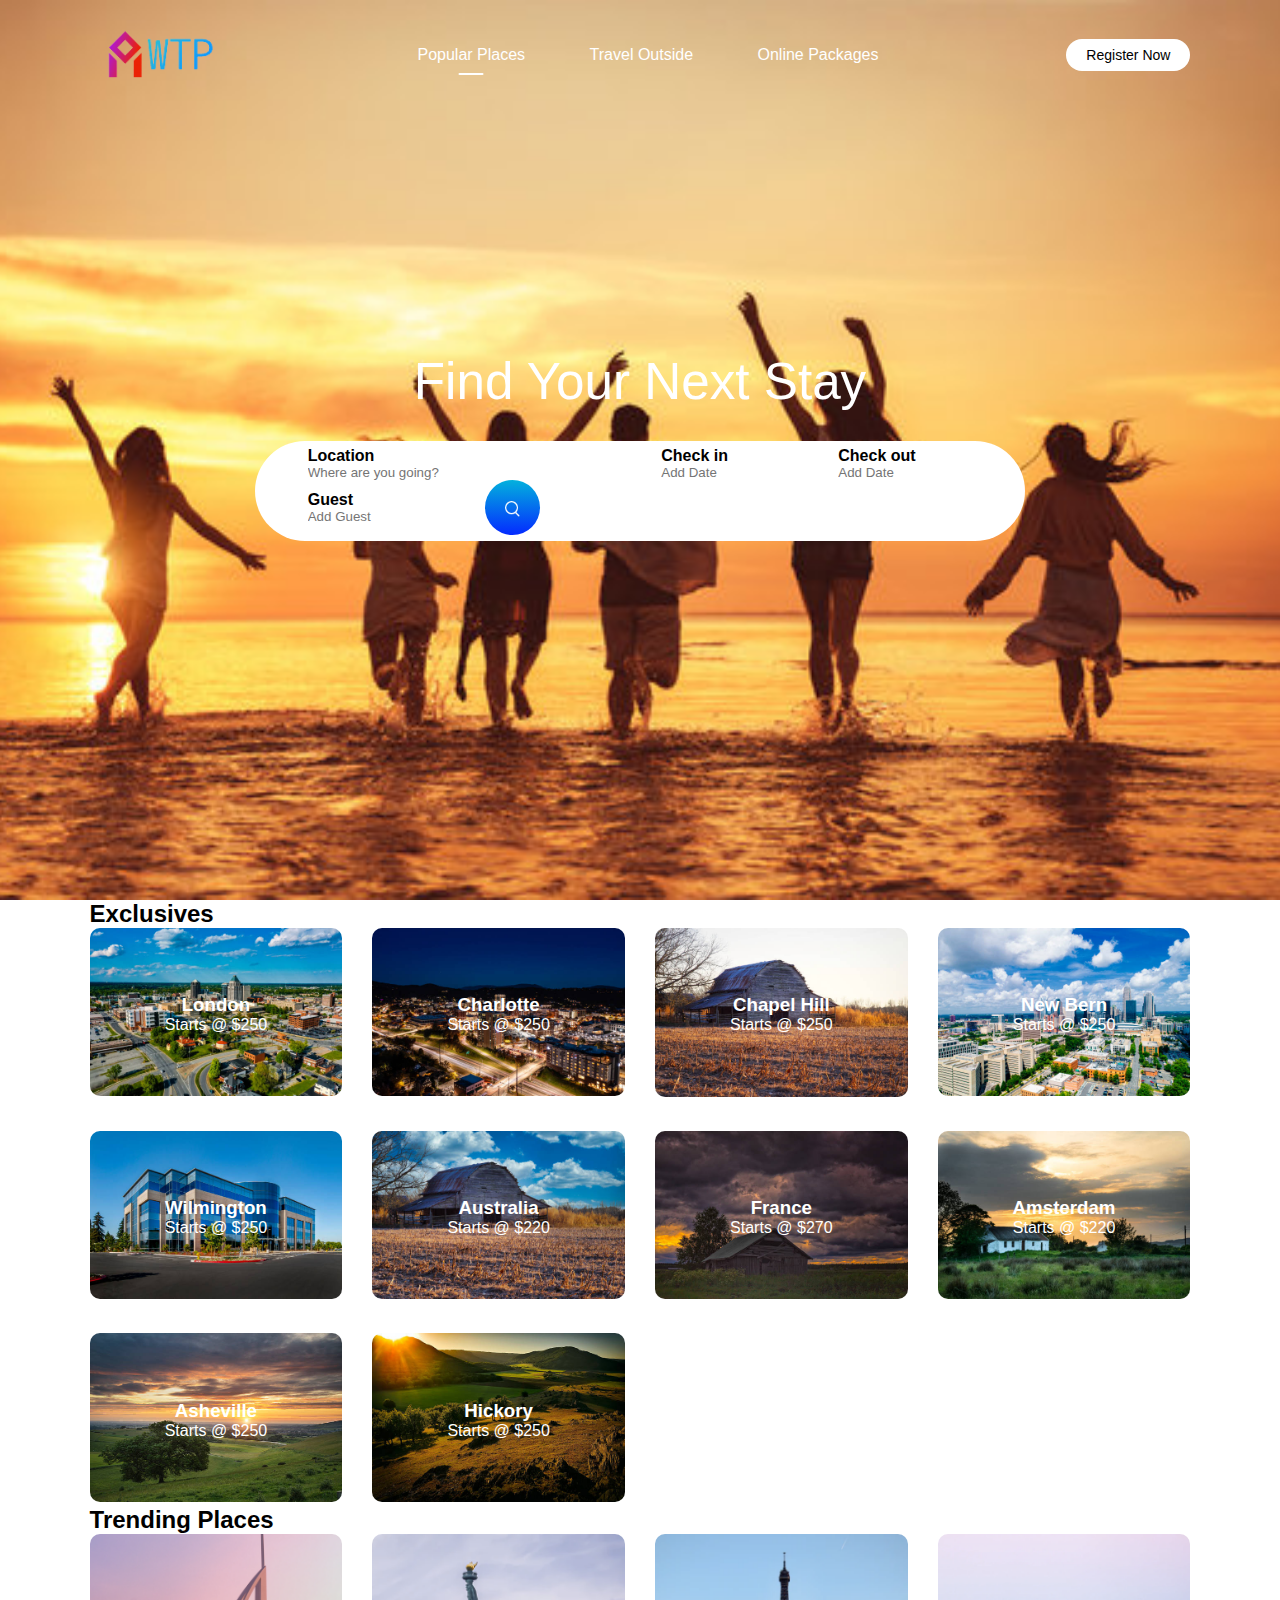
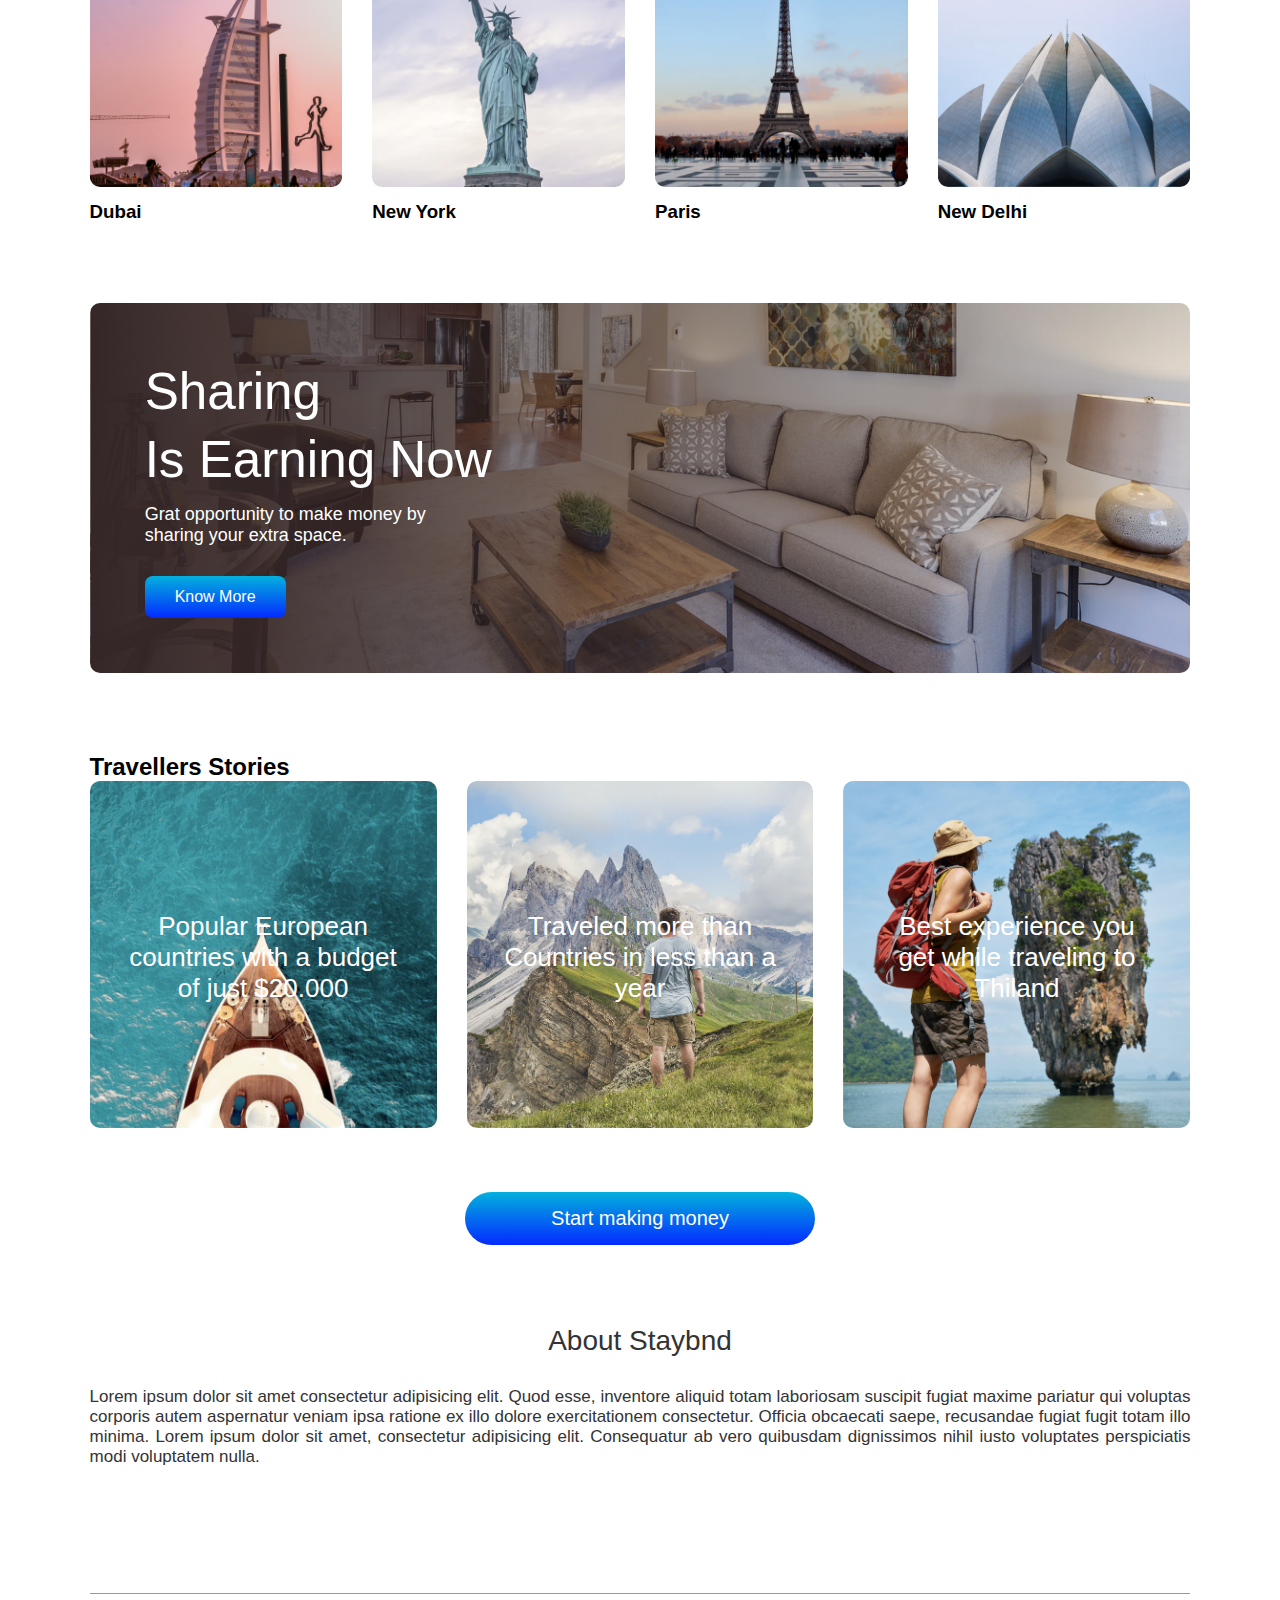
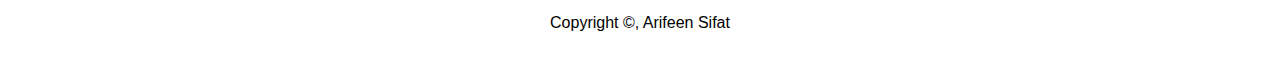
<file: index.html>
<!DOCTYPE html>
<html lang="en">
<head>
    <meta charset="UTF-8">
    <meta name="viewport" content="width=device-width, initial-scale=1.0">
    <title>WTP</title>
    <!-- font-awesome icon link  -->
    <link rel="stylesheet" href="https://cdnjs.cloudflare.com/ajax/libs/font-awesome/6.4.2/css/all.min.css" integrity="sha512-z3gLpd7yknf1YoNbCzqRKc4qyor8gaKU1qmn+CShxbuBusANI9QpRohGBreCFkKxLhei6S9CQXFEbbKuqLg0DA==" crossorigin="anonymous" referrerpolicy="no-referrer" />
    <!-- link css  -->
    <link rel="stylesheet" href="style.css">
</head>
<body>
    <!-- header section start  -->
   <div class="header">
    <!-- navbar start  -->
        <nav id="navBar">
            <a href="index.html"> <img src="images/logo.png" class="logo"></a>
            <ul class="nav-links">
                <li><a href="index.html" class="active">Popular Places</a></li>
                <li><a href="house.html">Travel Outside</a></li>
                <li><a href="listing.html">Online Packages</a></li>
            </ul>
            <a href="#" class="register-btn ">Register Now</a>
            <i class="fa-solid fa-bars" onclick="togglebtn()"></i>
        </nav>
     <!-- navbar end  -->
      <!-- search-bar section start  -->
        <div class="container">
            <h1>Find Your Next Stay</h1>
            <div class="search-bar">
                <form>
                    <div class="location-input">
                        <label>Location</label>
                        <input type="text" placeholder="Where are you going?">
                    </div>
                    <div>
                        <label>Check in</label>
                        <input type="text" placeholder="Add Date">
                    </div>
                    <div>
                        <label>Check out</label>
                        <input type="text" placeholder="Add Date">
                    </div>
                    <div>
                        <label>Guest</label>
                        <input type="text" placeholder="Add Guest">
                    </div>
                    <button type="submit"><img src="images/search.png"></button>
                </form>
            </div>
        </div>
    <!-- search-bar section end  -->
        </div>
    <!-- header section end  -->

     <!-- container section start  -->
        <div class="container">
    <!-- Exclusives section start  -->
            <h2 class="sub-title">Exclusives</h2>
            <div class="exclusives">
                <div>
                    <img src="images/image-1.png" alt="">
                   <span>
                    <h3>London</h3>
                    <p>Starts @ $250</p>
                   </span>
                </div>
                <div>
                    <img src="images/image-2.png" alt="">
                    <span>
                        <h3>Charlotte</h3>
                        <p>Starts @ $250</p>
                       </span>
                </div>
                <div>
                    <img src="images/image-3.png" alt="">
                    <span>
                        <h3>Chapel Hill</h3>
                        <p>Starts @ $250</p>
                       </span>
                </div>
                <div>
                    <img src="images/image-4.png" alt="">
                    <span>
                        <h3>New Bern</h3>
                        <p>Starts @ $250</p>
                       </span>
                </div>
                <div>
                    <img src="images/image-5.png" alt="">
                    <span>
                        <h3>Wilmington</h3>
                        <p>Starts @ $250</p>
                       </span>
                </div>
                <div>
                    <img src="images/image-6.png" alt="">
                    <span>
                        <h3>Australia</h3>
                        <p>Starts @ $220</p>
                       </span>
                </div>
                <div>
                    <img src="images/image-7.png" alt="">
                    <span>
                        <h3>France</h3>
                        <p>Starts @ $270</p>
                       </span>
                </div>
                <div>
                    <img src="images/image-8.png" alt="">
                    <span>
                        <h3>Amsterdam</h3>
                        <p>Starts @ $220</p>
                       </span>
                </div>
                <div>
                    <img src="images/image-9.png" alt="">
                    <span>
                        <h3>Asheville</h3>
                        <p>Starts @ $250</p>
                       </span>
                </div>
                <div>
                    <img src="images/image-11.png" alt="">
                    <span>
                        <h3>Hickory</h3>
                        <p>Starts @ $250</p>
                       </span>
                </div>
            </div>
    <!-- Exclusives section end  -->
    
    <!-- Trending Places section start  -->
            <h2 class="sub-title">Trending Places</h2>
            <div class="trending">
              <div>
                <img src="images/dubai.png">
                <h3>Dubai</h3>
              </div>
              <div>
                <img src="images/new-york.png">
                <h3>New York</h3>
              </div>
              <div>
                <img src="images/paris.png">
                <h3>Paris</h3>
              </div>
              <div>
                <img src="images/new-delhi.png">
                <h3>New Delhi</h3>
              </div>
            </div>
    <!-- Trending Places section end  -->  
    <!-- call to action section start -->
          <div class="cta">
            <h3>Sharing <br> Is Earning Now</h3>
            <p>Grat opportunity to make money by <br> sharing your extra space.</p>
            <a href="#" class="cta-btn">Know More</a>
          </div>
      <!-- call to action section end -->

      <!-- Travellers Stories section start  -->
      <h2 class="sub-title">Travellers Stories</h2>
      <div class="stories">
           <div>
           <img src="images/story-1.png">
           <p>Popular European countries with a budget of just $20.000</p>
           </div>
           <div>
           <img src="images/story-2.png">
           <p>Traveled more than Countries in less than a year</p>
           </div>
           <div>
           <img src="images/story-3.png">
           <p>Best experience you get while traveling to Thiland</p>
           </div>
      </div>
      <!-- Travellers Stories section end -->


      <!-- about-msg section start -->
      <a href="#" class="start-btn">Start making money</a>
      <div class="about-msg">
        <h2>About Staybnd</h2>
        <p>Lorem ipsum dolor sit amet consectetur adipisicing elit. Quod esse, inventore aliquid totam laboriosam suscipit fugiat maxime pariatur qui voluptas corporis autem aspernatur veniam ipsa ratione ex illo dolore exercitationem consectetur. Officia obcaecati saepe, recusandae fugiat fugit totam illo minima. Lorem ipsum dolor sit amet, consectetur adipisicing elit. Consequatur ab vero quibusdam dignissimos nihil iusto voluptates perspiciatis modi voluptatem nulla.</p>
      </div>
     <!-- about-msg section end -->

    <!-- footer section start  -->
     <div class="footer">
         <a href="#"><i class="fa-brands fa-facebook"></i></a>
         <a href="#"><i class="fa-brands fa-youtube"></i></a>
         <a href="#"><i class="fa-brands fa-twitter"></i></a>
         <a href="#"><i class="fa-brands fa-linkedin"></i></a>
         <a href="#"><i class="fa-brands fa-instagram"></i></a>
         <hr>
         <p>Copyright &copy;, Arifeen Sifat  </p>
     </div>
     <!-- footer section end  --> 
      
        </div>
    <!-- container section end -->    
 
  

    <!-- link java script  -->
    <script src="main.js"></script>
</body>
</html>
</file>
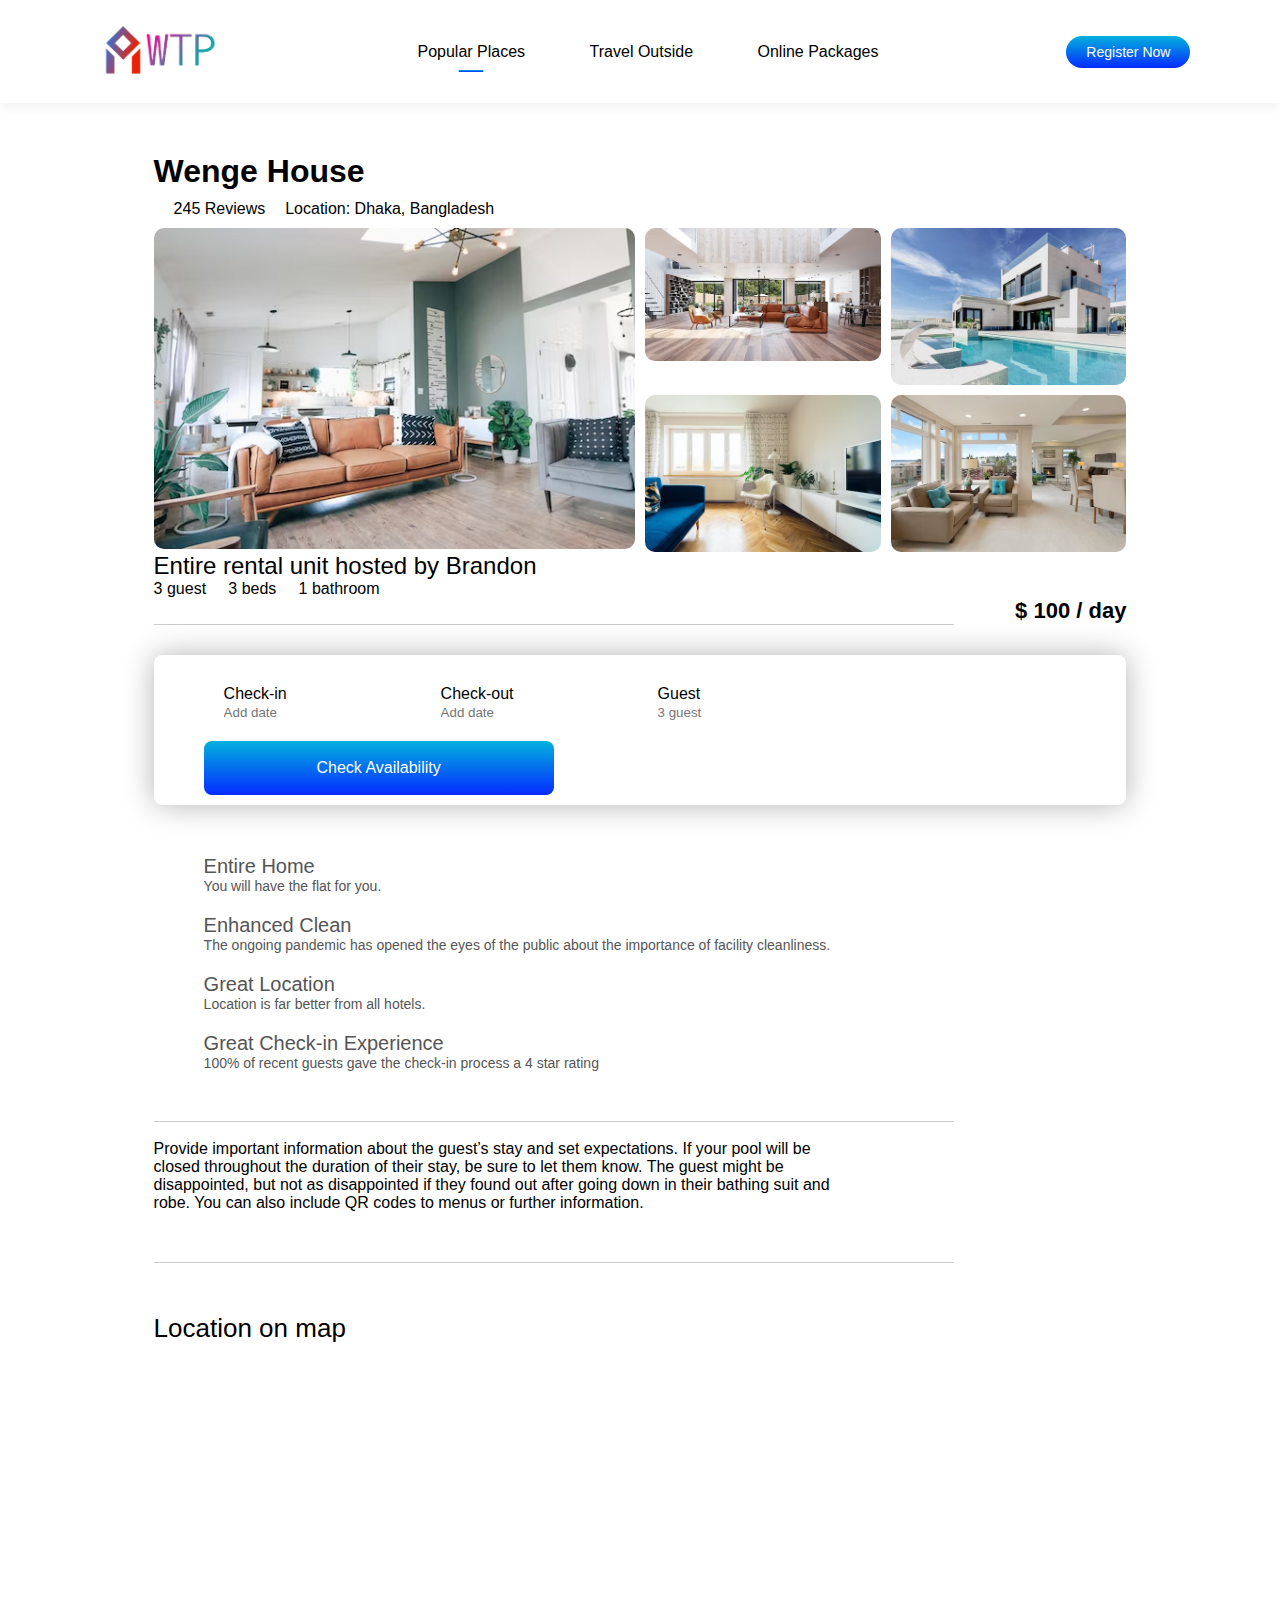
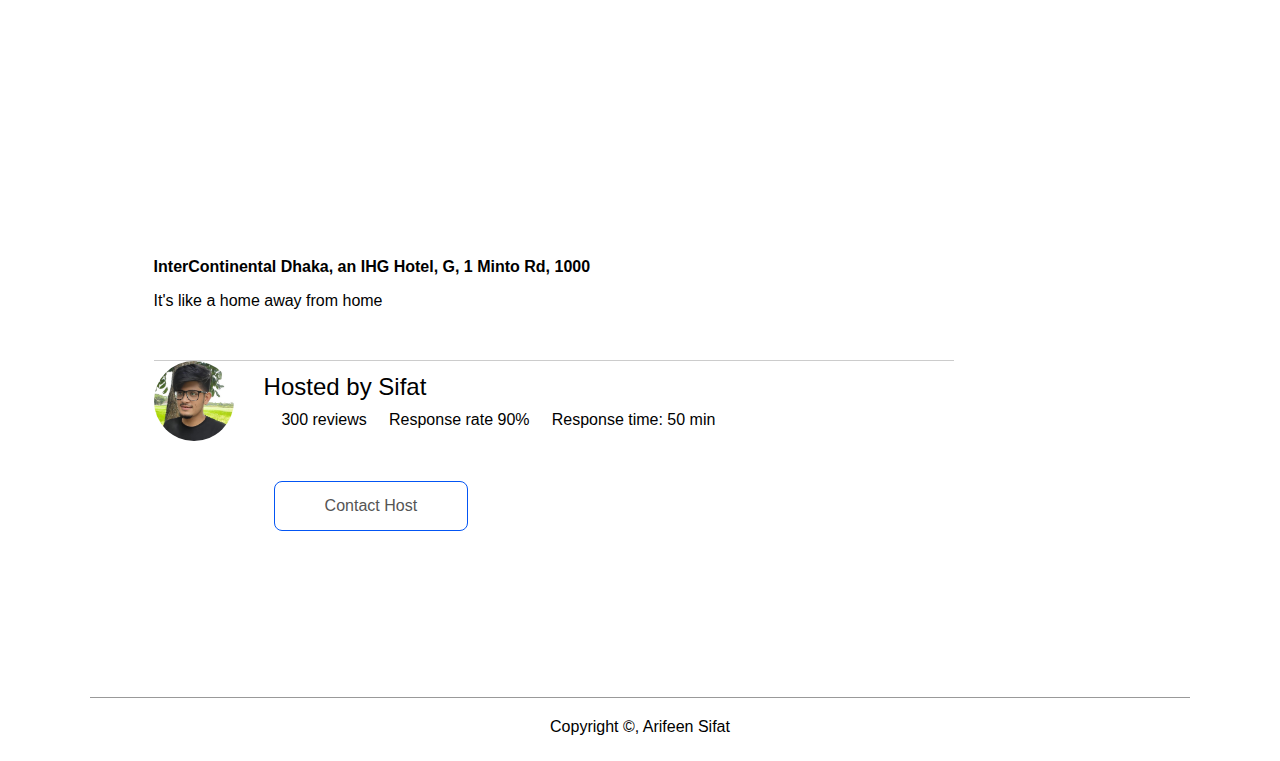
<file: house.html>
<!DOCTYPE html>
<html lang="en">
<head>
    <meta charset="UTF-8">
    <meta name="viewport" content="width=device-width, initial-scale=1.0">
    <title>House Details page</title>
    <!-- font-awesome icon link  -->
    <link rel="stylesheet" href="https://cdnjs.cloudflare.com/ajax/libs/font-awesome/6.4.2/css/all.min.css" integrity="sha512-z3gLpd7yknf1YoNbCzqRKc4qyor8gaKU1qmn+CShxbuBusANI9QpRohGBreCFkKxLhei6S9CQXFEbbKuqLg0DA==" crossorigin="anonymous" referrerpolicy="no-referrer" />
    <!-- link css  -->
    <link rel="stylesheet" href="style.css">
</head>
<body>
      <!-- navbar start  -->
      <nav id="navBar" class="navbar-white">
        <a href="index.html"><img src="images/logo-red.png" class="logo"></a>
        <ul class="nav-links">
            <li><a href="index.html" class="active">Popular Places</a></li>
            <li><a href="house.html">Travel Outside</a></li>
            <li><a href="listing.html">Online Packages</a></li>
        </ul>
        <a href="#" class="register-btn ">Register Now</a>
        <i class="fa-solid fa-bars" onclick="togglebtn()"></i>
    </nav>
 <!-- navbar end  -->
  <!-- house-details section start  -->
 <div class="house-details">
    <!-- house-title section start  -->
    <div class="house-title">
        <h1>Wenge House</h1>
        <div class="row">
            <div>
                <i class="fa-solid fa-star"></i>
                <i class="fa-solid fa-star"></i>
                <i class="fa-solid fa-star"></i>
                <i class="fa-solid fa-star-half-stroke"></i>
                <i class="fa-regular fa-star"></i>
                <span>245 Reviews</span>
            </div>
            <div>
                <p>Location: Dhaka, Bangladesh</p>
            </div>
        </div>
    </div>
     <!-- house-title section end -->
     <!-- gallery section start  -->
     <div class="gallery">
        <div class="gallery-img-1"><img src="images/house-1.png"></div>
        <div><img src="images/house-2.png"></div>
        <div><img src="images/house-3.png"></div>
        <div><img src="images/house-4.png"></div>
        <div><img src="images/house-5.png"></div>
     </div>
     <!-- gallery section end  -->
     <!-- small-details section start  -->
     <div class="small-details">
        <h2>Entire rental unit hosted by Brandon</h2>
        <p>3 guest &nbsp; &nbsp; 3 beds &nbsp; &nbsp; 1 bathroom </p>
        <h4>$ 100 / day</h4>
     </div>
     <hr class="line">
     <!-- small-details section end  -->
     <!-- check-form section start  -->
     <form class="check-form">
        <div>
            <label>Check-in</label>
            <input type="text" placeholder="Add date">
        </div>
        <div>
            <label>Check-out</label>
            <input type="text" placeholder="Add date">
        </div>
        <div class="guest-field">
            <label>Guest</label>
            <input type="text" placeholder="3 guest">
        </div>
        <button type="submit">Check Availability </button>
     </form>
    <!-- check-form section end  -->
    <!-- details-list section start  -->
    <ul class="details-list">
      <li><i class="fa-solid fa-house"></i>Entire Home 
         <span>You will have the flat for you.</span>
      </li>
      <li><i class="fa-solid fa-paintbrush"></i>Enhanced Clean
         <span>The ongoing pandemic has opened the eyes of the public about the importance of facility cleanliness. </span>
      </li>
      <li><i class="fa-solid fa-location-dot"></i>Great Location 
         <span> Location is far better from all hotels.</span>
      </li>
      <li>Great Check-in Experience
         <span><i class="fa-solid fa-heart"></i>100% of recent guests gave the check-in process a 4 star rating</span>
      </li>
    </ul>
    <hr class="line">
    <br>
    <p class="home-desc">Provide important information about the guest’s stay and set expectations. If your pool will be closed throughout the duration of their stay, be sure to let them know. The guest might be disappointed, but not as disappointed if they found out after going down in their bathing suit and robe. You can also include QR codes to menus or further information.</p>
    <hr class="line">

    <div class="map">
        <h3>Location on map</h3>
        <iframe src="https://www.google.com/maps/embed?pb=!1m18!1m12!1m3!1d58419.78153630231!2d90.37385051828328!3d23.774596703375206!2m3!1f0!2f0!3f0!3m2!1i1024!2i768!4f13.1!3m3!1m2!1s0x3755b894e42e5373%3A0x4434c59289bd383f!2sInterContinental%20Dhaka%2C%20an%20IHG%20Hotel!5e0!3m2!1sen!2sbd!4v1699280180172!5m2!1sen!2sbd" width="600" height="450" style="border:0;" allowfullscreen="" loading="lazy" referrerpolicy="no-referrer-when-downgrade"></iframe>
        <b>InterContinental Dhaka, an IHG Hotel, G, 1 Minto Rd, 1000</b>
        <p>It's like a home away from home</p>
    </div>
    <hr class="line">

    <div class="host">
        <img src="images/host.png">
        <div>
            <h2>Hosted by Sifat</h2>
            <p><span>
                <i class="fa-solid fa-star"></i>
                <i class="fa-solid fa-star"></i>
                <i class="fa-solid fa-star"></i>
                <i class="fa-solid fa-star"></i>
                <i class="fa-solid fa-star-half-stroke"></i>
            </span>&nbsp; &nbsp; 300 reviews &nbsp; &nbsp; Response rate 90% &nbsp; &nbsp; Response time: 50 min  </p>
        </div>
    </div>

    <a href="#" class="contact-host">Contact Host</a>
 <!-- details-list section end  -->
    
 </div>
 <!-- house-details section end  -->

 <!-- footer section start  -->
 <div class="container">
    <div class="footer">
        <a href="#"><i class="fa-brands fa-facebook"></i></a>
        <a href="#"><i class="fa-brands fa-youtube"></i></a>
        <a href="#"><i class="fa-brands fa-twitter"></i></a>
        <a href="#"><i class="fa-brands fa-linkedin"></i></a>
        <a href="#"><i class="fa-brands fa-instagram"></i></a>
        <hr>
        <p>Copyright &copy;, Arifeen Sifat  </p>
    </div>
 </div>
<!-- footer section end  -->

<!-- link java script link  -->
<script src="main.js"></script>
</body>
</html>
</file>
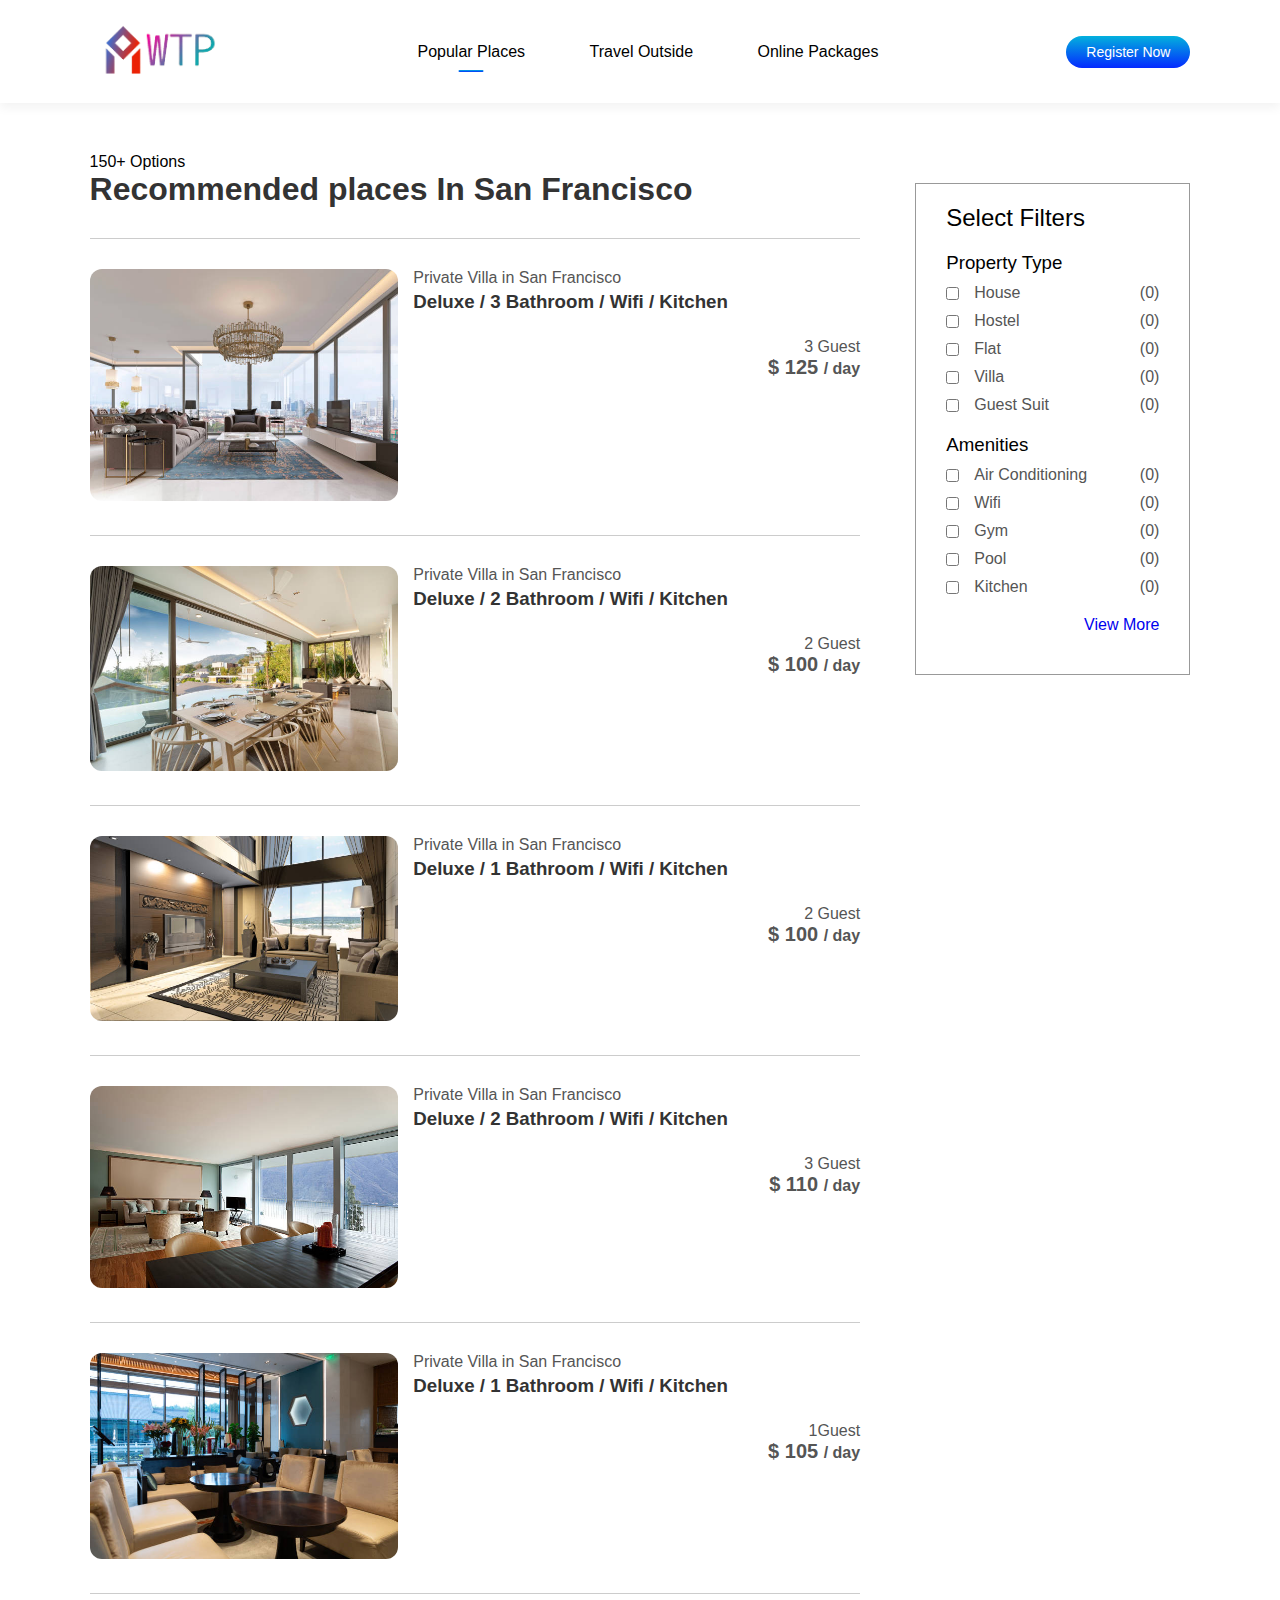
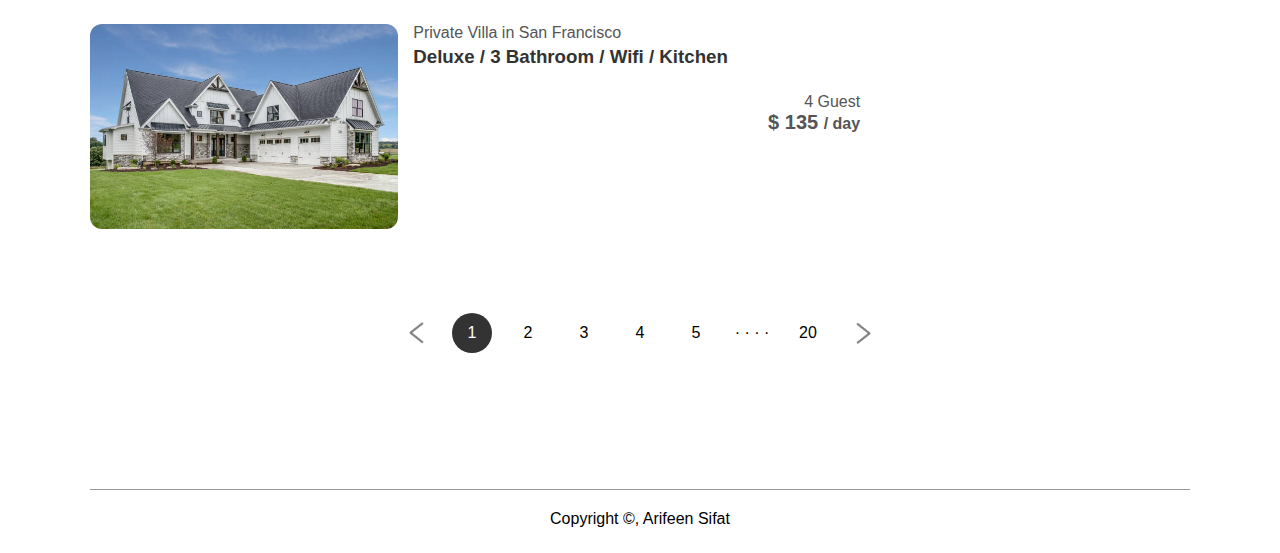
<file: listing.html>
<!DOCTYPE html>
<html lang="en">
<head>
    <meta charset="UTF-8">
    <meta name="viewport" content="width=device-width, initial-scale=1.0">
    <title>House listing page</title>
    <!-- font-awesome icon link  -->
    <link rel="stylesheet" href="https://cdnjs.cloudflare.com/ajax/libs/font-awesome/6.4.2/css/all.min.css" integrity="sha512-z3gLpd7yknf1YoNbCzqRKc4qyor8gaKU1qmn+CShxbuBusANI9QpRohGBreCFkKxLhei6S9CQXFEbbKuqLg0DA==" crossorigin="anonymous" referrerpolicy="no-referrer" />
    <!-- link css  -->
    <link rel="stylesheet" href="style.css">
</head>
<body>
    <!-- navbar start  -->
    <nav id="navBar" class="navbar-white">
        <a href="index.html"><img src="images/logo-red.png" class="logo"></a>
        <ul class="nav-links">
            <li><a href="index.html" class="active">Popular Places</a></li>
            <li><a href="house.html">Travel Outside</a></li>
            <li><a href="listing.html">Online Packages</a></li>
        </ul>
        <a href="#" class="register-btn ">Register Now</a>
        <i class="fa-solid fa-bars" onclick="togglebtn()"></i>
    </nav>
 <!-- navbar end  -->

    <div class="container">
     <!-- list-container section start  -->
      <div class="list-container">
        <div class="left-col">
            <p>150+ Options</p>
            <h1>Recommended places In San Francisco </h1>
            <div class="house">
                <div class="house-img">
                    <img src="images/image-s1.png">
                </div>
                <div class="house-info">
                    <p>Private Villa in San Francisco</p>
                    <h3>Deluxe / 3 Bathroom / Wifi / Kitchen</h3>
                    <i class="fa-solid fa-star"></i>
                    <i class="fa-solid fa-star"></i>
                    <i class="fa-solid fa-star"></i>
                    <i class="fa-solid fa-star-half-stroke"></i>
                    <i class="fa-regular fa-star"></i>
                    <div class="house-price">
                        <p>3 Guest</p>
                        <h4>$ 125 <SPan>/ day</SPan></h4>
                    </div>
                </div>
            </div>
            <div class="house">
                <div class="house-img">
                    <img src="images/image-s2.png">
                </div>
                <div class="house-info">
                    <p>Private Villa in San Francisco</p>
                    <h3>Deluxe / 2 Bathroom / Wifi / Kitchen</h3>
                    <i class="fa-solid fa-star"></i>
                    <i class="fa-solid fa-star"></i>
                    <i class="fa-solid fa-star"></i>
                    <i class="fa-solid fa-star-half-stroke"></i>
                    <i class="fa-regular fa-star"></i>
                    <div class="house-price">
                        <p>2 Guest</p>
                        <h4>$ 100 <SPan>/ day</SPan></h4>
                    </div>
                </div>
            </div>
            <div class="house">
                <div class="house-img">
                    <img src="images/image-s3.png">
                </div>
                <div class="house-info">
                    <p>Private Villa in San Francisco</p>
                    <h3>Deluxe / 1 Bathroom / Wifi / Kitchen</h3>
                    <i class="fa-solid fa-star"></i>
                    <i class="fa-solid fa-star"></i>
                    <i class="fa-solid fa-star"></i>
                    <i class="fa-solid fa-star-half-stroke"></i>
                    <i class="fa-regular fa-star"></i>
                    <div class="house-price">
                        <p>2 Guest</p>
                        <h4>$ 100 <SPan>/ day</SPan></h4>
                    </div>
                </div>
            </div>
            <div class="house">
                <div class="house-img">
                    <img src="images/image-s4.png">
                </div>
                <div class="house-info">
                    <p>Private Villa in San Francisco</p>
                    <h3>Deluxe / 2 Bathroom / Wifi / Kitchen</h3>
                    <i class="fa-solid fa-star"></i>
                    <i class="fa-solid fa-star"></i>
                    <i class="fa-solid fa-star"></i>
                    <i class="fa-solid fa-star-half-stroke"></i>
                    <i class="fa-regular fa-star"></i>
                    <div class="house-price">
                        <p>3 Guest</p>
                        <h4>$ 110 <SPan>/ day</SPan></h4>
                    </div>
                </div>
            </div>
            <div class="house">
                <div class="house-img">
                    <img src="images/image-s5.png">
                </div>
                <div class="house-info">
                    <p>Private Villa in San Francisco</p>
                    <h3>Deluxe / 1 Bathroom / Wifi / Kitchen</h3>
                    <i class="fa-solid fa-star"></i>
                    <i class="fa-solid fa-star"></i>
                    <i class="fa-solid fa-star"></i>
                    <i class="fa-solid fa-star-half-stroke"></i>
                    <i class="fa-regular fa-star"></i>
                    <div class="house-price">
                        <p>1Guest</p>
                        <h4>$ 105 <SPan>/ day</SPan></h4>
                    </div>
                </div>
            </div>
            <div class="house">
                <div class="house-img">
                    <img src="images/image-s6.png">
                </div>
                <div class="house-info">
                    <p>Private Villa in San Francisco</p>
                    <h3>Deluxe / 3 Bathroom / Wifi / Kitchen</h3>
                    <i class="fa-solid fa-star"></i>
                    <i class="fa-solid fa-star"></i>
                    <i class="fa-solid fa-star"></i>
                    <i class="fa-solid fa-star-half-stroke"></i>
                    <i class="fa-regular fa-star"></i>
                    <div class="house-price">
                        <p>4 Guest</p>
                        <h4>$ 135 <SPan>/ day</SPan></h4>
                    </div>
                </div>
            </div>
        </div>
        <div class="right-col">
            <div class="sidebar">
                <h2>Select Filters</h2>
                <h3>Property Type</h3>
                <div class="filter">
                    <input type="checkbox"> <p>House</p> <span>(0)</span>
                </div>
                <div class="filter">
                    <input type="checkbox"> <p>Hostel</p> <span>(0)</span>
                </div>
                <div class="filter">
                    <input type="checkbox"> <p>Flat</p> <span>(0)</span>
                </div>
                <div class="filter">
                    <input type="checkbox"> <p>Villa</p> <span>(0)</span>
                </div>
                <div class="filter">
                    <input type="checkbox"> <p>Guest Suit</p> <span>(0)</span>
                </div>
                <h3>Amenities</h3>
                <div class="filter">
                    <input type="checkbox"> <p>Air Conditioning</p> <span>(0)</span>
                </div>
                <div class="filter">
                    <input type="checkbox"> <p>Wifi</p> <span>(0)</span>
                </div>
                <div class="filter">
                    <input type="checkbox"> <p>Gym</p> <span>(0)</span>
                </div>
                <div class="filter">
                    <input type="checkbox"> <p>Pool</p> <span>(0)</span>
                </div>
                <div class="filter">
                    <input type="checkbox"> <p>Kitchen</p> <span>(0)</span>
                </div>

                <div class="sidebar-link">
                    <a href="#">View More</a>
                </div>
                
            </div>
        </div>
      </div>
        <!-- list-container section end  -->

        <div class="pagination">
            <img src="images/arrow.png">
            <span class="current">1</span>
            <span>2</span>
            <span>3</span>
            <span>4</span>
            <span>5</span>
            <span> &middot; &middot; &middot; &middot; </span>
            <span>20</span>
            <img src="images/arrow.png" class="right-arrow">
        </div>
     


     <!-- footer section start  -->
    <div class="footer">
        <a href="#"><i class="fa-brands fa-facebook"></i></a>
        <a href="#"><i class="fa-brands fa-youtube"></i></a>
        <a href="#"><i class="fa-brands fa-twitter"></i></a>
        <a href="#"><i class="fa-brands fa-linkedin"></i></a>
        <a href="#"><i class="fa-brands fa-instagram"></i></a>
        <hr>
        <p>Copyright &copy;, Arifeen Sifat  </p>
    </div>
    <!-- footer section end  --> 
    </div>


    <!-- java script link  -->
    <script src="main.js"></script>

</body>
</html>
</file>
<file: style.css>
*{
    margin: 0;
    padding: 0;
    box-sizing: border-box;
    font-family: 'poppins', sans-serif;
}

/* header section start  */
.header{
    min-height: 100vh;
    width: 100%;
    background-image: url(images/banner.png);
    background-size: cover;
    background-position: center;
}

/* navbar section start  */
nav{
    display: flex;
    align-items: center;
    justify-content: space-between;
    padding: 20px 7%;
}
.logo{
     width: 140px;
     cursor: pointer;
}

.nav-links li{
    list-style: none;
    display: inline-block;
    margin: 10px 30px;
}

.nav-links li a{
    text-decoration: none;
    color: #fff;
}

.register-btn{
 background: #fff;
 color: #000;
 padding: 8px 20px;
 border-radius: 20px;
 text-decoration: none;
 font-size: 14px;
}
/* navbar section end  */

.container{
    padding: 0 7%;
}
.header h1{
    font-size: 4vw;
    font-weight: 500;
    color: #fff;
    text-align: center;
    padding-top: 22%;
}
.search-bar{
    background: #fff;
    width: 70%;
    margin: 30px auto;
    padding: 6px 10px 6px 30px;
    border-radius: 50px; 
}
.search-bar form{
    display: flex;
    align-items: center;
    flex-wrap: wrap;
    margin-left: 23px;
}
.search-bar form input{
    display: block;
    border: 0;
    outline: none ;
    background: transparent;
}
.search-bar form button{
    background:linear-gradient(rgb(3, 177, 221) , rgb(4, 42, 255));
    width: 55px;
    height: 55px;
    border-radius: 50%;
    border: 0;
    outline: none;
    cursor: pointer;
}
.search-bar form button img{
    width: 15px;
    margin-top: 7px;
}
.location-input{
    flex: 1;
}
.search-bar form  label{
    font-weight: 600;
}
/* header section end  */

/* exclusives section start  */
.exclusives{
    display: grid;
    grid-template-columns: repeat(auto-fit, minmax(200px, 1fr));
    grid-gap: 30px;
}
.exclusives div img{
    width: 100%;
    border-radius: 10px;
}
.exclusives div{
    position: relative;
}
.exclusives div span{
    position: absolute;
    top: 50%;
    left: 50%;
    transform: translate(-50%,-50%);
    text-align: center;
    color: #fff;
}
/* exclusives section end  */

/* trending places section start  */

.trending{
    display: grid;
    grid-template-columns: repeat(auto-fit, minmax(200px, 1fr));
    grid-gap: 30px;
    margin-bottom: 30px;
}
.trending div img{
    width: 100%;
    border-radius: 10px;
}
.trending h3{
    font-weight: 600;
    margin-top: 10px;
}
/* trending places section end  */

/* call to action section start */
.cta{
    margin: 80px 0;
    background-image: linear-gradient(to right, rgb(53, 39, 40), transparent),url(images/banner-2.png);
    background-size: cover;
    background-position: center;
    border-radius: 10px;
    padding: 5%; 
    color: #fff;
}
.cta h3 {
  font-size: 4vw;
  line-height: 5.3vW;
  font-weight: 500
}
.cta P{
    font-size: 18PX;
    margin: 10px 0;
}
.cta-btn{
    background:linear-gradient(rgb(3, 177, 221) , rgb(4, 42, 255));
    color: #fff;
    text-decoration: none;
    padding: 12px 30px;
    border-radius: 8px;
    margin-top: 20px;
    display: inline-block;
}
/* call to action section end */
.stories{
    display: grid;
    grid-template-columns: repeat(auto-fit, minmax(200px, 1fr));
    grid-gap: 30px;
    margin-bottom: 30px;
}

.stories div img {
    width: 100%;
    border-radius: 10px;
}

.stories div{
    position: relative;
    text-align: center;
}
.stories p{
    width: 80%;
    position: absolute;
    top: 50%;
    left: 50%;
    transform: translate(-50%, -50%);
    color: #fff;
    font-size: 26px;
}
.start-btn{
    text-decoration: none;
    background:linear-gradient(rgb(3, 177, 221) , rgb(4, 42, 255));
    color: #fff;
    width: 80%;
    max-width: 350px;
    display: block;
    text-align: center;
    margin: 60px auto;
    padding: 15px;
    border-radius: 30px;
    font-size: 20px;
}
 /* Travellers Stories section end */


 /* about-msg section start */
 
 .about-msg{
    text-align: center;
    margin: 80px 0;
    color: #333;
    font-size: 17px;
 }
 .about-msg h2 {
    font-size: 28px;
    margin-bottom: 30px;
    font-weight: 500
 }
 .about-msg p{
    text-align: justify;
 }
 /* about-msg section end */

 /* footer section  start  */
 .footer{
    margin: 80px 0 10pX;
    text-align: center;
 }
 .footer a {
    text-decoration: none;
    color: #999;
    font-size: 22px;
    margin: 0 10px;
 }
 .footer hr {
    background: #999;
    height: 1px;
    width: 100%;
    border: 0;
    margin: 20px 0;
 }
 .footer p{
    padding-bottom: 15px;
 }
 /* footer section  end */

 .active{
    position: relative;
 }

 .active::after{
    content: '';
    background: #fff;
    width: 25px;
    height: 2px;
    position: absolute;
    left: 50%;
    transform: translateX(-50%);
    bottom: -12px;
    border-radius: 2px;
 }

 nav .fa-bars{
    display: none;
 }


 /* for small screen devices start */

 @media only screen and (max-width: 700px){
    .logo{
        position: fixed;
        top: 4%;
        left: 7%;
    }
    nav{
        position: fixed;
        top: 0;
        z-index: 100;
        display: inline-block;
        width: 100%;
        padding: 100px 7% 0;
        background: #000;
        text-align: right;
        max-height: 100px;
        overflow: hidden;
        transition: max-height 0.5s;
    }
    nav .nav-links li{
        margin: 10px 0;
        display: block;
    }
    .register-btn{
        margin: 15px 0 30px;
        display: inline-block;
    }
    nav .fa-bars{
        display: block;
        position: fixed;
        top: 4%;
        right: 7%;
        color: #fff;
        font-size: 28px;
     }
     .active::after{
        left: -40px;
        transform: translateX(0,-50%);
        bottom: 50%;
     }
    .hidemenu{
        max-height: 300px;
    }
    .header h1 {
        padding-top: 200px;
        font-size: 7vw;
    }
    .search-bar{
        width: 90%;
        margin: 30px auto;
        padding:20px 10px 30px ;
        border-radius: 5px;
        position: relative;
    }
    .search-bar form{
        display: block;
    }
    .search-bar form input{
        border-bottom: 1px solid #ddd;
        width: 100%;
        margin-top: 10px;
        margin-bottom: 10px;
    }
    .search-bar form button{
        position: absolute;
        bottom: 0;
        left: 50%;
        transform: translate(-50%, 50%);
    }
    .sub-title{
        font-size: 6vw;
    }
    .cta{
        padding: 15% 5%;
    }
    .cta h3{
        font-size: 7vw;
        line-height: 8vw;
    }
    .cta p{
        font-size: 14px;
    }
    .cta-btn{
        padding: 6px 15px;
        border-radius: 4px;
        margin-top: 10px;
        font-size: 14px;
    }
    .stories p{
        font-size: 22px;
    }
    .about-msg{
        font-size: 15px;
    }


 }
 /* for small screen devices end */


 /* listing page start  */
 /* navbar section strat  */
.navbar-white{
    background: #fff;
    box-shadow: 0 5px 10px rgba(0, 0, 0, 0.05);
}
.navbar-white .nav-links li a {
    color: #000;
}
.navbar-white .register-btn{
 background:linear-gradient(rgb(3, 177, 221) , rgb(4, 42, 255));
 color: #fff ;
}
nav.navbar-white .fa-bars{
    color: #000;
}

.navbar-white .active::after{
    background:linear-gradient(rgb(3, 177, 221) , rgb(4, 42, 255));
}
 /* navbar section end  */


 .list-container{
    margin-top: 50px;
    display: flex;
    flex-wrap: wrap;
    justify-content: space-between;
 }

 .left-col{
    flex-basis: 70%;
 }
 .right-col{
    flex-basis: 25%;
 }
 .left-col h1{
    color: #333;
    font-weight: 600;
    margin-bottom: 30px;
 }

 .house{
    display: flex;
    justify-content: space-between;
    flex-wrap: wrap;
    padding: 30PX 0;
    border-top: 1PX solid #CCC;
 }

 .house-img{
    flex-basis: 40%;
 }
 .house-info{
    flex-basis: 58%;
    color: #555 ;
 }
 .house-img img{
    width: 100%;
    border-radius: 12px;
 }

 .house-info h3{
    font-weight: 600;
    color: #333;
    margin: 4px 0;
 }
 .house-info i{
    color: #0355F4;
    font-size: 18px;
    margin: 10px 1px;
 }
 .house-price{
    text-align: right;
 }
 .house-price h4{
    font-size: 20PX;
 }
 .house-price h4 span{
    font-size: 16PX;
    font-weight: 500%;
 }

 .sidebar{
    border: 1px solid #999;
    padding: 20px 30px;
    margin-top: 30px;
 }
 .sidebar h2 {
    font-weight: 500;
 }
 .sidebar h3 {
    font-weight: 500;
    margin: 20px 0 10px;
 }
 .filter{
   display: flex;
   align-items:center;
   color: #555;
   margin-bottom: 10px;
 }
 .filter p{
    flex: 1;
 }
 .filter input{
    margin-right: 15px;
    cursor: pointer;
 }
 .sidebar-link{
    text-align: right;
    margin: 20px 0;
 }
 .sidebar-link a {
    text-decoration: none;
 }
 
 .pagination{
    display: flex;
    align-items: center;
    justify-content: center;
    margin: 40px 0;
 }
 .pagination img{
    width: 15px;
    margin: 10px 20px;
 }
.right-arrow{
    transform: rotate(180deg);
}
.pagination span{
    margin: 10px 8px;
    width: 40px;
    height: 40px;
    line-height: 40px;
    text-align: center;
    border-radius: 50%;
    cursor: pointer;
}
.pagination .current{
    background: #333;
    color: #fff;
}
 /* listing page end  */


/* small screen for listing page  start */

@media only screen and (max-width: 700px){
    .list-container{
        margin-top: 150px;
    }
    .left-col, .right-col, .house-img, .house-info{
        flex-basis: 100%;
    }
    .left-col h1 {
        font-size: 22px ;
    }
    .house-info h3 {
       font-size: 18px;
    }
    .house-info i {
        font-size: 16px;
    }
    .pagination span{
        margin: 10px 2px;
        width: 30px;
        height: 30px;
        line-height: 30px;
        font-size: 12px;
    }
}
/* small screen for listing page end  */



/* house-details page  start */

.house-details{
    padding: 0 12%;
}
.house-title{
    margin-top: 50px;
}

.house-title h1{
    font-weight: 600;
}
.house-title .row{
    display: flex;
    flex-wrap: wrap;
    align-items: center;
    margin: 10px 0;
}
.house-title span{
    margin: 0 20px;
}
.house-title i{
    color: #0355F4;
    font-size: 14px;
}

.gallery{
    display: grid;
    grid-gap: 10px;
    grid-template-areas: 'first first . .' 'first first . .';
}
.gallery div img {
    width: 100%;
    display: block;
    border-radius: 10px;
}
.gallery-img-1{
    grid-area: first;
}

.small-details h2{
  font-weight: 500;
}
.small-details h4 {
    text-align: right;
    font-size: 22px;
}
.line{
   border: 0;
   height: 1px;
   background: #ccc;
   width: 100%;
   max-width: 800px;   
}

.check-form{
    margin: 30px 0;
    background: #fff;
    box-shadow: 0 0 30px rgba(0, 0, 0, 0.3);
    border-radius: 8px;
    display: flex;
    flex-wrap: wrap;
    align-items: center;
    padding: 10px 50px;
}
.check-form label{
    display: block;
}
.check-form div{
    padding: 20px ;
}
.check-form  input{
    background: transparent;
    border: 0;
    outline: none;
}
.check-form button{
    background:linear-gradient(rgb(3, 177, 221) , rgb(4, 42, 255));
    border: 0;
    outline: none;
    color: #fff;
    padding: 18px;
    width: 350px;
    border-radius: 8px;
    font-size: 16px;
}

.guest-field{
    flex: 1;
}
.details-list{
    list-style: none;
     margin: 50px 0;
}
.details-list li {
    margin-left: 50px;
    font-size: 20px;
    font-weight: 500;
    margin-bottom: 20px;
    color: #555;
    position: relative;
}
.details-list li span{
    display: block;
    font-weight: 400;
    font-size: 14px;
}
.details-list li i{
  position: absolute;
  top: 5px;
  left: -40px;
}

.home-desc{
    max-width: 700px;
    margin-bottom: 50px;
}

.map{
    margin: 50px 0;
}
.map iframe{
    width: 100%;
    margin-bottom: 30px;
}
.map h3 {
font-size: 26px;
font-weight: 500;
margin-bottom: 30px;
}
.map b{
   display: block;
   margin-bottom: 16px; 
}
.host{
    display: flex;
    align-items: center;
}
.host img {
    width: 80px;
    border-radius: 50%;
    margin-right: 30px;
}
.host h2{
    margin-bottom: 10px;
    font-weight: 500;
}
.host i{
    color: #0355F4;
}
.contact-host{
    display: inline-block;
    margin: 40px 0 40px 120px;
    text-decoration: none;
    color: #555;
    padding: 15px 50px;
    border: 1px solid #0355F4;
    border-radius: 8px;
}

/* house-details page end */

 /* media query for house details page */
 @media only screen and (max-width: 700px){
    .house-details{
        margin-top: 150px;
    }
    .row p{
        margin-top: 10px;
    }
    .gallery{
        grid-template-areas: 'first first' '. .' '. .';
    }
    .small-details h2{
        font-size: 20px;
        margin-top: 24px;
    }
    .small-details h4{
        text-align: left;
        margin: 10px 0;
        font-size: 18px;
    }
    
    .check-form{
        padding: 10px 30px;
    }
    .check-form div {
        padding: 20px 0;
        width: 100%;
    }
    .check-form input{
        border-bottom: 1px solid #ccc;
        width: 100%;
        padding-bottom: 5px;
    }
    .check-form button{
        font-size: 14px;
        margin-top: 10px;
        margin-bottom: 15px;
        border-radius: 4px;
    }
    .host{
        display: block;
        line-height: 28px;
    }
    .contact-host{
        margin: 40px 0;
    }
 }
</file>
